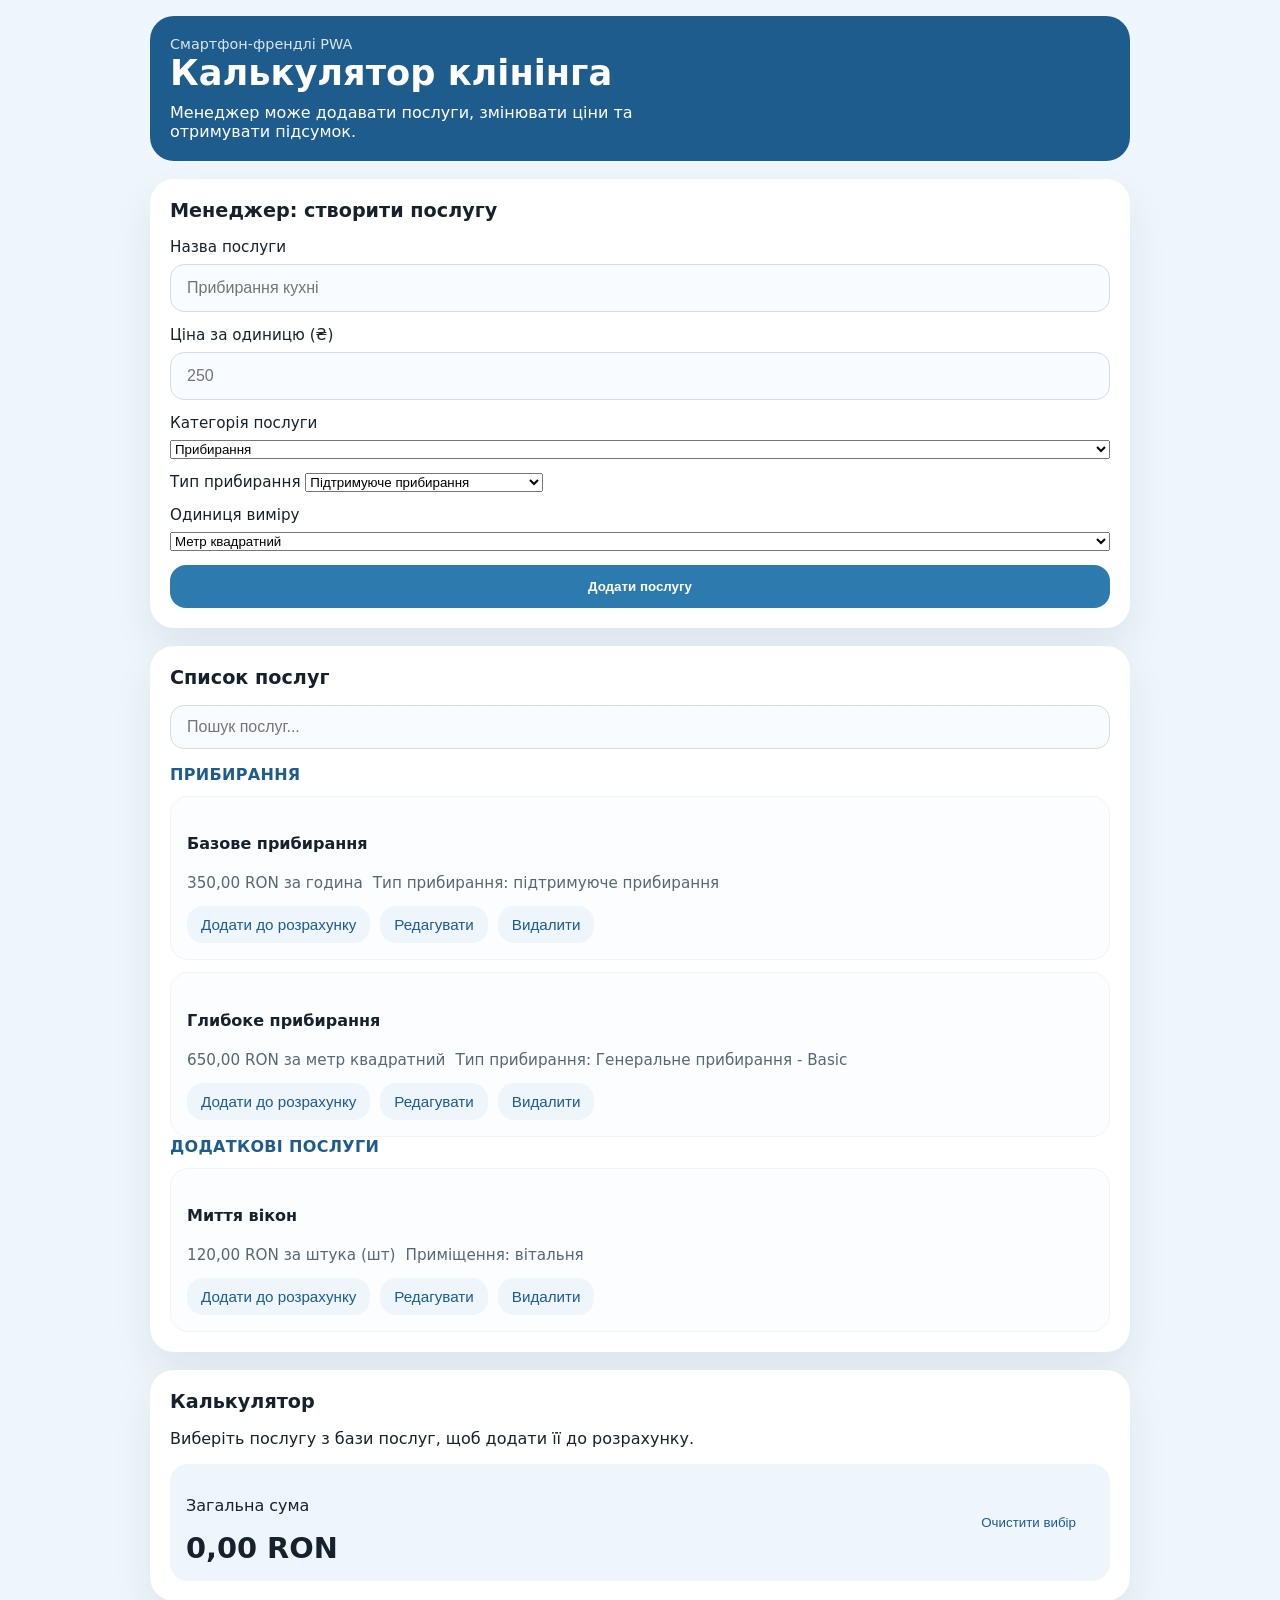
<file: CleaningCalculator/index.html>
<!DOCTYPE html>
<html lang="uk">
<head>
  <meta charset="UTF-8" />
  <meta name="viewport" content="width=device-width, initial-scale=1.0, viewport-fit=cover" />
  <title>Калькулятор клінінга</title>
  <link rel="stylesheet" href="styles.css" />
  <link rel="manifest" href="manifest.json" />
  <meta name="theme-color" content="#2d7aaf" />
</head>
<body>
  <main class="app-shell">
    <header class="app-header">
      <div>
        <p class="eyebrow">Смартфон-френдлі PWA</p>
        <h1>Калькулятор клінінга</h1>
        <p>Менеджер може додавати послуги, змінювати ціни та отримувати підсумок.</p>
      </div>
      <button id="installButton" class="install-button">Встановити</button>
    </header>

    <section class="panel">
      <h2>Менеджер: створити послугу</h2>
      <form id="serviceForm" class="service-form">
        <label>
          Назва послуги
          <input id="serviceName" type="text" required placeholder="Прибирання кухні" />
        </label>
        <label>
          Ціна за одиницю (₴)
          <input id="servicePrice" type="number" min="0" step="0.01" required placeholder="250" />
        </label>
        <label>
          Категорія послуги
          <select id="serviceCategory">
            <option value="cleaning">Прибирання</option>
            <option value="extra">Додаткові послуги</option>
          </select>
        </label>
        <label id="cleaningLabel" class="subcategory-label">
          Тип прибирання
          <select id="serviceCleaningType">
            <option value="підтримуюче прибирання">Підтримуюче прибирання</option>
            <option value="Генеральне прибирання - Basic">Генеральне прибирання - Basic</option>
            <option value="Генеральне прибирання - Standart">Генеральне прибирання - Standart</option>
            <option value="Генеральне прибирання - Premium">Генеральне прибирання - Premium</option>
          </select>
        </label>
        <label id="extraLabel" class="subcategory-label" style="display: none;">
          Приміщення
          <select id="serviceRoom">
            <option value="кухня">Кухня</option>
            <option value="санвузол">Санвузол</option>
            <option value="вітальня">Вітальня</option>
            <option value="спальня">Спальня</option>
            <option value="балкон">Балкон</option>
            <option value="веранда">Веранда</option>
            <option value="подвір'я">Подвір'я</option>
          </select>
        </label>
        <label>
          Одиниця виміру
          <select id="serviceUnit">
            <option value="метр квадратний">Метр квадратний</option>
            <option value="година">Година</option>
            <option value="штука (шт)">Штука (шт)</option>
          </select>
        </label>
        <button type="submit" class="primary">Додати послугу</button>
      </form>
    </section>

    <section class="panel">
      <h2>Список послуг</h2>
      <div class="search-container">
        <input id="serviceSearch" type="text" placeholder="Пошук послуг..." />
      </div>
      <div id="servicesList" class="services-list"></div>
    </section>

    <section class="panel">
      <h2>Калькулятор</h2>
      <div id="orderPanel" class="order-panel"></div>
      <div class="total-card">
        <div>
          <p>Загальна сума</p>
          <strong id="orderTotal">RON 0.00</strong>
        </div>
        <button id="clearSelection" class="secondary">Очистити вибір</button>
      </div>
    </section>
  </main>

  <script src="app.js"></script>
</body>
</html>
</file>
<file: CleaningCalculator/styles.css>
:root {
  color-scheme: light;
  font-family: Inter, system-ui, sans-serif;
  background: #eef6fb;
  color: #17212b;
}

* {
  box-sizing: border-box;
}

html, body {
  margin: 0;
  min-height: 100%;
}

body {
  display: flex;
  justify-content: center;
  padding: 16px;
}

.app-shell {
  width: min(980px, 100%);
  display: grid;
  gap: 18px;
}

.app-header {
  display: flex;
  flex-wrap: wrap;
  justify-content: space-between;
  gap: 16px;
  background: #1d5c8d;
  color: white;
  padding: 20px;
  border-radius: 24px;
}

.eyebrow {
  margin: 0 0 8px;
  font-size: 0.9rem;
  opacity: 0.84;
}

.app-header h1 {
  margin: 0 0 10px;
  font-size: clamp(1.5rem, 3vw, 2.2rem);
}

.app-header p {
  margin: 0;
  max-width: 540px;
}

.install-button {
    display: none;
  font-weight: 700;
  cursor: pointer;
}

.panel {
  background: white;
  border-radius: 24px;
  padding: 20px;
  box-shadow: 0 20px 40px rgba(4, 33, 59, 0.08);
}

.panel h2 {
  margin-top: 0;
  font-size: 1.2rem;
}

.service-form {
  display: grid;
  gap: 14px;
}

label {
  display: grid;
  gap: 8px;
  font-size: 0.95rem;
}

input {
  width: 100%;
  border: 1px solid #d3dce7;
  border-radius: 14px;
  padding: 14px 16px;
  font-size: 1rem;
  background: #f8fbff;
}

button {
  border: none;
  border-radius: 16px;
  cursor: pointer;
}

.primary {
  background: #2d7aaf;
  color: white;
  padding: 14px 18px;
  font-weight: 700;
}

.secondary {
  background: #eef6fb;
  color: #1d5c8d;
  padding: 14px 18px;
}

.search-container {
  margin-bottom: 16px;
}

#serviceSearch {
  width: 100%;
  border: 1px solid #d3dce7;
  border-radius: 14px;
  padding: 12px 16px;
  font-size: 1rem;
  background: #f8fbff;
}

.service-group {
  display: grid;
  gap: 12px;
}

.service-group-title {
  margin: 0;
  font-size: 1rem;
  color: #1d5c8d;
  text-transform: uppercase;
  letter-spacing: 0.02em;
}

.service-card,
.order-card {
  border: 1px solid #eef4f9;
  border-radius: 18px;
  padding: 16px;
  background: #fcfdff;
}

.service-card h3,
.order-card h3 {
  margin: 0 0 8px;
  font-size: 1rem;
}

.service-meta,
.order-meta {
  display: flex;
  flex-wrap: wrap;
  gap: 10px;
  align-items: center;
}

.service-meta span,
.order-meta span {
  color: #576774;
  font-size: 0.95rem;
}

.service-actions,
.order-actions {
  display: flex;
  gap: 10px;
  flex-wrap: wrap;
  margin-top: 14px;
}

.small-button {
  background: #eef6fb;
  color: #1d5c8d;
  padding: 10px 14px;
  font-size: 0.95rem;
}

small {
  display: block;
  margin-top: 6px;
  color: #6c7e91;
}

.order-card input[type="number"] {
  width: 120px;
  min-width: 120px;
}

.total-card {
  display: flex;
  flex-wrap: wrap;
  justify-content: space-between;
  align-items: center;
  background: #eef6fb;
  border-radius: 18px;
  padding: 16px;
  gap: 16px;
}

.total-card strong {
  display: block;
  font-size: 1.8rem;
}

@media (max-width: 620px) {
  body {
    padding: 12px;
  }
  .app-header {
    padding: 16px;
  }
  .install-button {
    width: 100%;
  }
}
</file>
